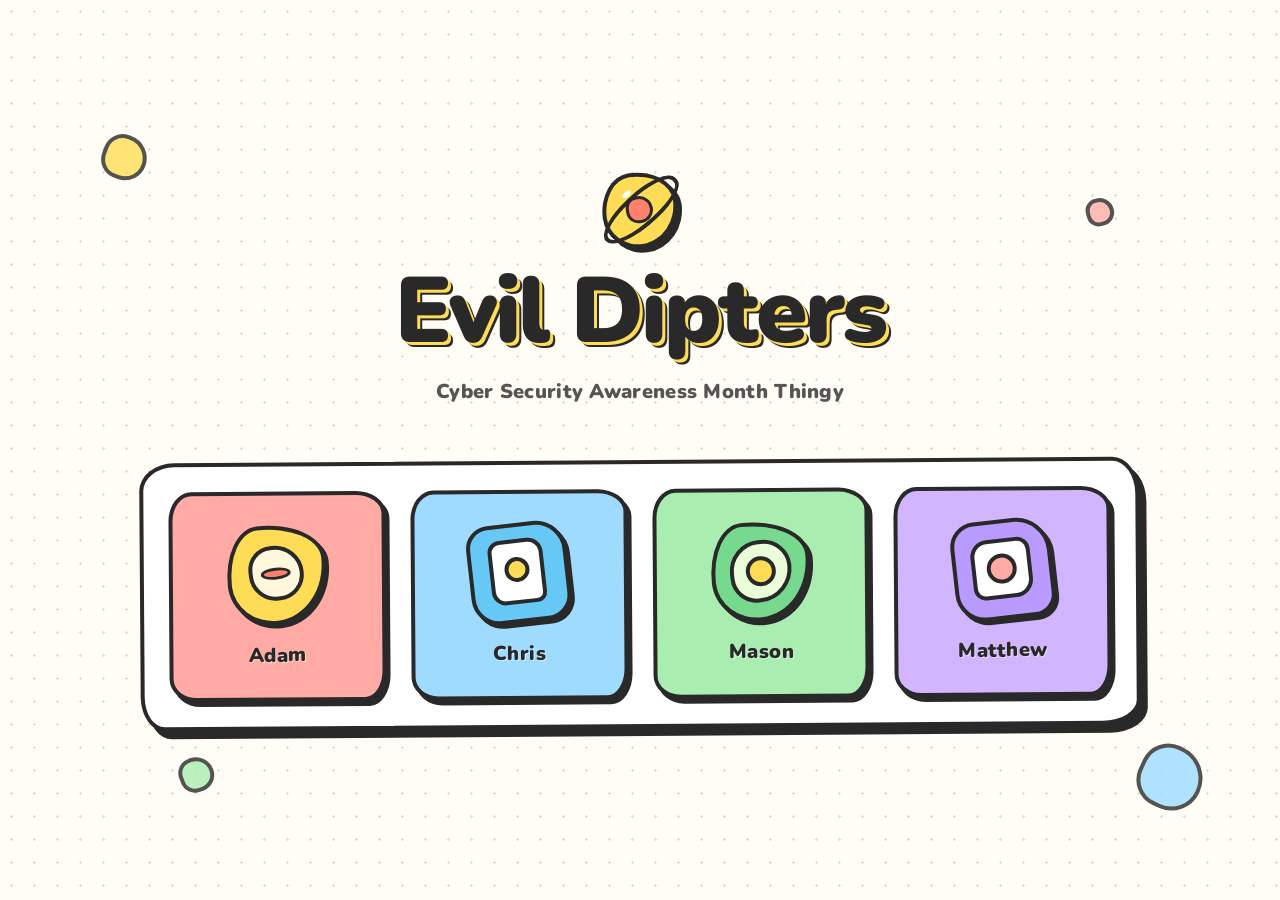
<file: index.html>
<!DOCTYPE html>
<html lang="en">
<head>
    <meta charset="UTF-8">
    <meta name="viewport" content="width=device-width, initial-scale=1.0">
    <meta name="theme-color" content="#9deaff">

    <title>Evil Dipters</title>

    <link rel="stylesheet" href="style.css">
</head>

<body>

    <div class="background">
        <div class="bubble bubble-one"></div>
        <div class="bubble bubble-two"></div>
        <div class="bubble bubble-three"></div>
        <div class="bubble bubble-four"></div>
    </div>

    <main class="landing">

        <header class="hero">
            <div class="orbital-mark">
                <span class="orbital-ring"></span>
                <span class="orbital-core"></span>
                <span class="orbital-glint"></span>
            </div>

            <h1>Evil Dipters</h1>

            <p>Cyber Security Awareness Month Thingy</p>
        </header>

        
<nav class="game-grid">

    <a href="adamMinigame/index.html"
       class="game-tile tile-adam">
        <span class="tile-art art-one">
            <i></i><b></b>
        </span>
        <span class="game-name">Adam</span>
    </a>

    <a href="chrisMinigame/index.html"
       class="game-tile tile-chris">
        <span class="tile-art art-two">
            <i></i><b></b>
        </span>
        <span class="game-name">Chris</span>
    </a>

    <a href="masonMinigame/index.html"
       class="game-tile tile-mason">
        <span class="tile-art art-three">
            <i></i><b></b>
        </span>
        <span class="game-name">Mason</span>
    </a>

    <a href="matthewMinigame/index.html"
       class="game-tile tile-matthew">
        <span class="tile-art art-four">
            <i></i><b></b>
        </span>
        <span class="game-name">Matthew</span>
    </a>

</nav>


    </main>

    <script src="index.js"></script>

</body>
</html>
</file>
<file: style.css>
@import url('https://fonts.googleapis.com/css2?family=Nunito:wght@700;800;900&display=swap');

* {
    box-sizing: border-box;
}

html, body {
    margin: 0;
    min-height: 100%;
}

body {
    min-height: 100vh;
    padding: 45px 22px;
    display: grid;
    place-items: center;
    overflow-x: hidden;

    font-family: 'Nunito', 'Comic Sans MS', sans-serif;
    color: #292929;

    background-color: #fffdf5;
    background-image: radial-gradient(#dedbd0 1.2px, transparent 1.2px);
    background-size: 23px 23px;
}

/* Main layout */

.landing {
    width: min(100%, 1000px);
    position: relative;
    z-index: 1;
}

.hero {
    text-align: center;
    margin: 0 auto 55px;
}

/* Hand-drawn logo */

.orbital-mark {
    width: 76px;
    height: 76px;
    margin: 0 auto 18px;
    position: relative;

    background: #ffdc55;
    border: 4px solid #292929;
    border-radius: 42% 58% 53% 47% / 55% 43% 57% 45%;

    transform: rotate(-8deg);
    box-shadow: 4px 5px 0 #292929;
}

.orbital-ring {
    position: absolute;
    width: 94px;
    height: 34px;
    top: 17px;
    left: -12px;

    border: 4px solid #292929;
    border-radius: 48% 52% 44% 56%;
    transform: rotate(-35deg);
}

.orbital-core {
    position: absolute;
    width: 27px;
    height: 27px;
    top: 20px;
    left: 20px;

    background: #ff806b;
    border: 3px solid #292929;
    border-radius: 45% 55% 52% 48%;
}

.orbital-glint {
    position: absolute;
    width: 10px;
    height: 5px;
    top: 14px;
    left: 18px;

    background: white;
    border-radius: 50%;
    transform: rotate(-30deg);
}

/* Main title */

h1 {
    margin: 0;

    font-size: clamp(3rem, 8vw, 5.8rem);
    line-height: 1;
    font-weight: 900;
    letter-spacing: -3px;

    color: #292929;

    text-shadow:
        3px 3px 0 #ffdc55,
        5px 5px 0 #292929;
}

.hero p {
    margin: 20px 0 0;

    font-size: clamp(1rem, 2vw, 1.25rem);
    font-weight: 900;
    color: #555;

    letter-spacing: .3px;
}

/* Game selection panel */

.game-grid {
    display: grid;
    grid-template-columns: repeat(4, minmax(0, 1fr));
    gap: 25px;

    padding: 25px;

    background: #ffffff;
    border: 4px solid #292929;

    border-radius: 35px 27px 38px 24px / 28px 37px 25px 34px;

    box-shadow: 7px 8px 0 #292929;

    transform: rotate(-.4deg);
}

/* Individual game buttons */

.game-tile {
    min-height: 210px;

    display: flex;
    flex-direction: column;
    justify-content: center;
    align-items: center;
    gap: 17px;

    padding: 20px 10px;

    position: relative;
    overflow: hidden;

    border: 4px solid #292929;
    border-radius: 23px 30px 21px 27px / 29px 22px 31px 23px;

    text-decoration: none;

    box-shadow: 4px 5px 0 #292929;

    transition:
        transform .18s ease,
        box-shadow .18s ease;
}

.game-tile:hover,
.game-tile:focus-visible {
    transform: translateY(-7px) rotate(-2deg);
    box-shadow: 7px 9px 0 #292929;

    outline: none;
}

.game-tile:active {
    transform: translateY(2px) rotate(1deg);
    box-shadow: 1px 2px 0 #292929;
}

/* Different colors for each game */

.tile-adam {
    background: #ffaaa5;
}

.tile-chris {
    background: #9edbff;
}

.tile-mason {
    background: #a9edb1;
}

.tile-matthew {
    background: #d2b5ff;
}

/* Hand-drawn artwork */

.tile-art {
    width: 100px;
    height: 100px;

    display: block;
    position: relative;

    border: 4px solid #292929;
    border-radius: 35% 65% 54% 46% / 57% 38% 62% 43%;

    box-shadow: 3px 4px 0 #292929;

    transform: rotate(-6deg);
}

.tile-art i,
.tile-art b {
    position: absolute;
    display: block;
}

/* Adam */

.art-one {
    background: #ffdc55;
}

.art-one i {
    width: 55px;
    height: 55px;
    left: 18px;
    top: 17px;

    background: #fff8dc;
    border: 4px solid #292929;
    border-radius: 45% 55% 49% 51%;
}

.art-one b {
    width: 30px;
    height: 12px;
    left: 30px;
    top: 39px;

    background: #ff806b;
    border: 3px solid #292929;
    border-radius: 50%;
}

/* Chris */

.art-two {
    background: #65c8f5;
    border-radius: 23px 31px 25px 28px;
}

.art-two i {
    width: 55px;
    height: 65px;
    left: 17px;
    top: 12px;

    background: white;
    border: 4px solid #292929;
    border-radius: 12px 15px 10px 14px;
}

.art-two b {
    width: 25px;
    height: 25px;
    left: 32px;
    top: 30px;

    background: #ffdc55;
    border: 4px solid #292929;
    border-radius: 50%;
}

/* Mason */

.art-three {
    background: #77d98d;
}

.art-three i {
    width: 62px;
    height: 62px;
    left: 15px;
    top: 15px;

    background: #eaffd9;
    border: 4px solid #292929;
    border-radius: 50% 45% 55% 42%;
}

.art-three b {
    width: 30px;
    height: 30px;
    left: 31px;
    top: 31px;

    background: #ffdc55;
    border: 4px solid #292929;
    border-radius: 50%;
}

/* Matthew */

.art-four {
    background: #b99aff;
    border-radius: 25px 35px 22px 30px;
}

.art-four i {
    width: 60px;
    height: 60px;
    left: 15px;
    top: 15px;

    background: white;
    border: 4px solid #292929;
    border-radius: 17px 13px 18px 12px;
}

.art-four b {
    width: 30px;
    height: 30px;
    left: 30px;
    top: 30px;

    background: #ffaaa5;
    border: 4px solid #292929;
    border-radius: 50%;
}

/* Member names */

.game-name {
    position: relative;
    z-index: 1;

    font-size: 1.25rem;
    font-weight: 900;
    letter-spacing: .5px;

    color: #292929;
    text-shadow: 1px 1px 0 rgba(255,255,255,.6);
}

/* Decorative doodles */

.background {
    position: fixed;
    inset: 0;
    pointer-events: none;
    overflow: hidden;
}

.bubble {
    position: absolute;
    border: 4px solid #292929;
    border-radius: 45% 55% 50% 45%;
    opacity: .8;
}

.bubble-one {
    width: 45px;
    height: 45px;
    left: 8%;
    top: 15%;
    background: #ffdc55;
    transform: rotate(20deg);
}

.bubble-two {
    width: 28px;
    height: 28px;
    right: 13%;
    top: 22%;
    background: #ffaaa5;
    transform: rotate(-15deg);
}

.bubble-three {
    width: 65px;
    height: 65px;
    right: 6%;
    bottom: 10%;
    background: #9edbff;
    transform: rotate(25deg);
}

.bubble-four {
    width: 35px;
    height: 35px;
    left: 14%;
    bottom: 12%;
    background: #a9edb1;
    transform: rotate(-20deg);
}

/* Responsive layout */

@media (max-width: 720px) {
    .game-grid {
        grid-template-columns: repeat(2, minmax(0, 1fr));
        gap: 17px;
        padding: 18px;
    }

    .game-tile {
        min-height: 170px;
    }
}

@media (max-width: 390px) {
    body {
        padding: 30px 15px;
    }

    .game-grid {
        gap: 12px;
        padding: 13px;
    }

    .game-tile {
        min-height: 145px;
    }

    .tile-art {
        transform: scale(.85) rotate(-6deg);
    }
}

@media (prefers-reduced-motion: reduce) {
    .game-tile {
        transition: none;
    }
}
</file>
